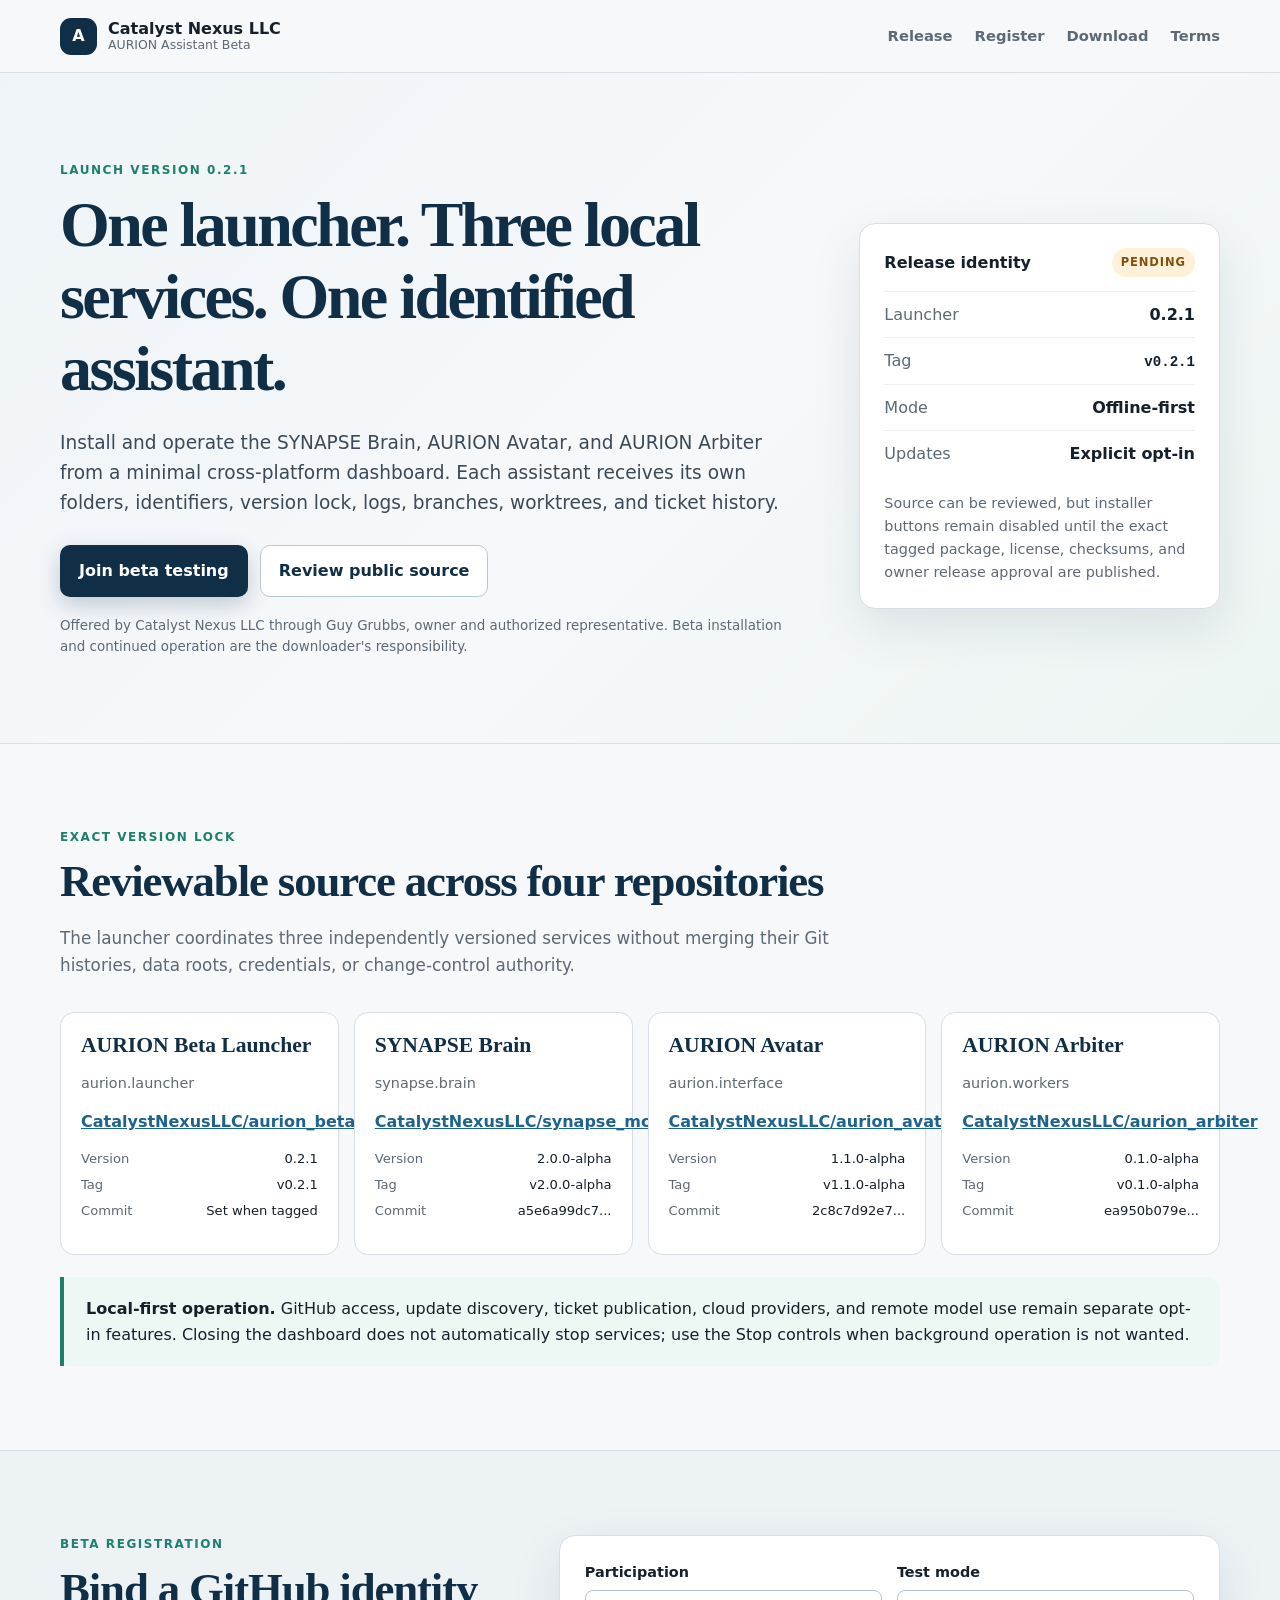
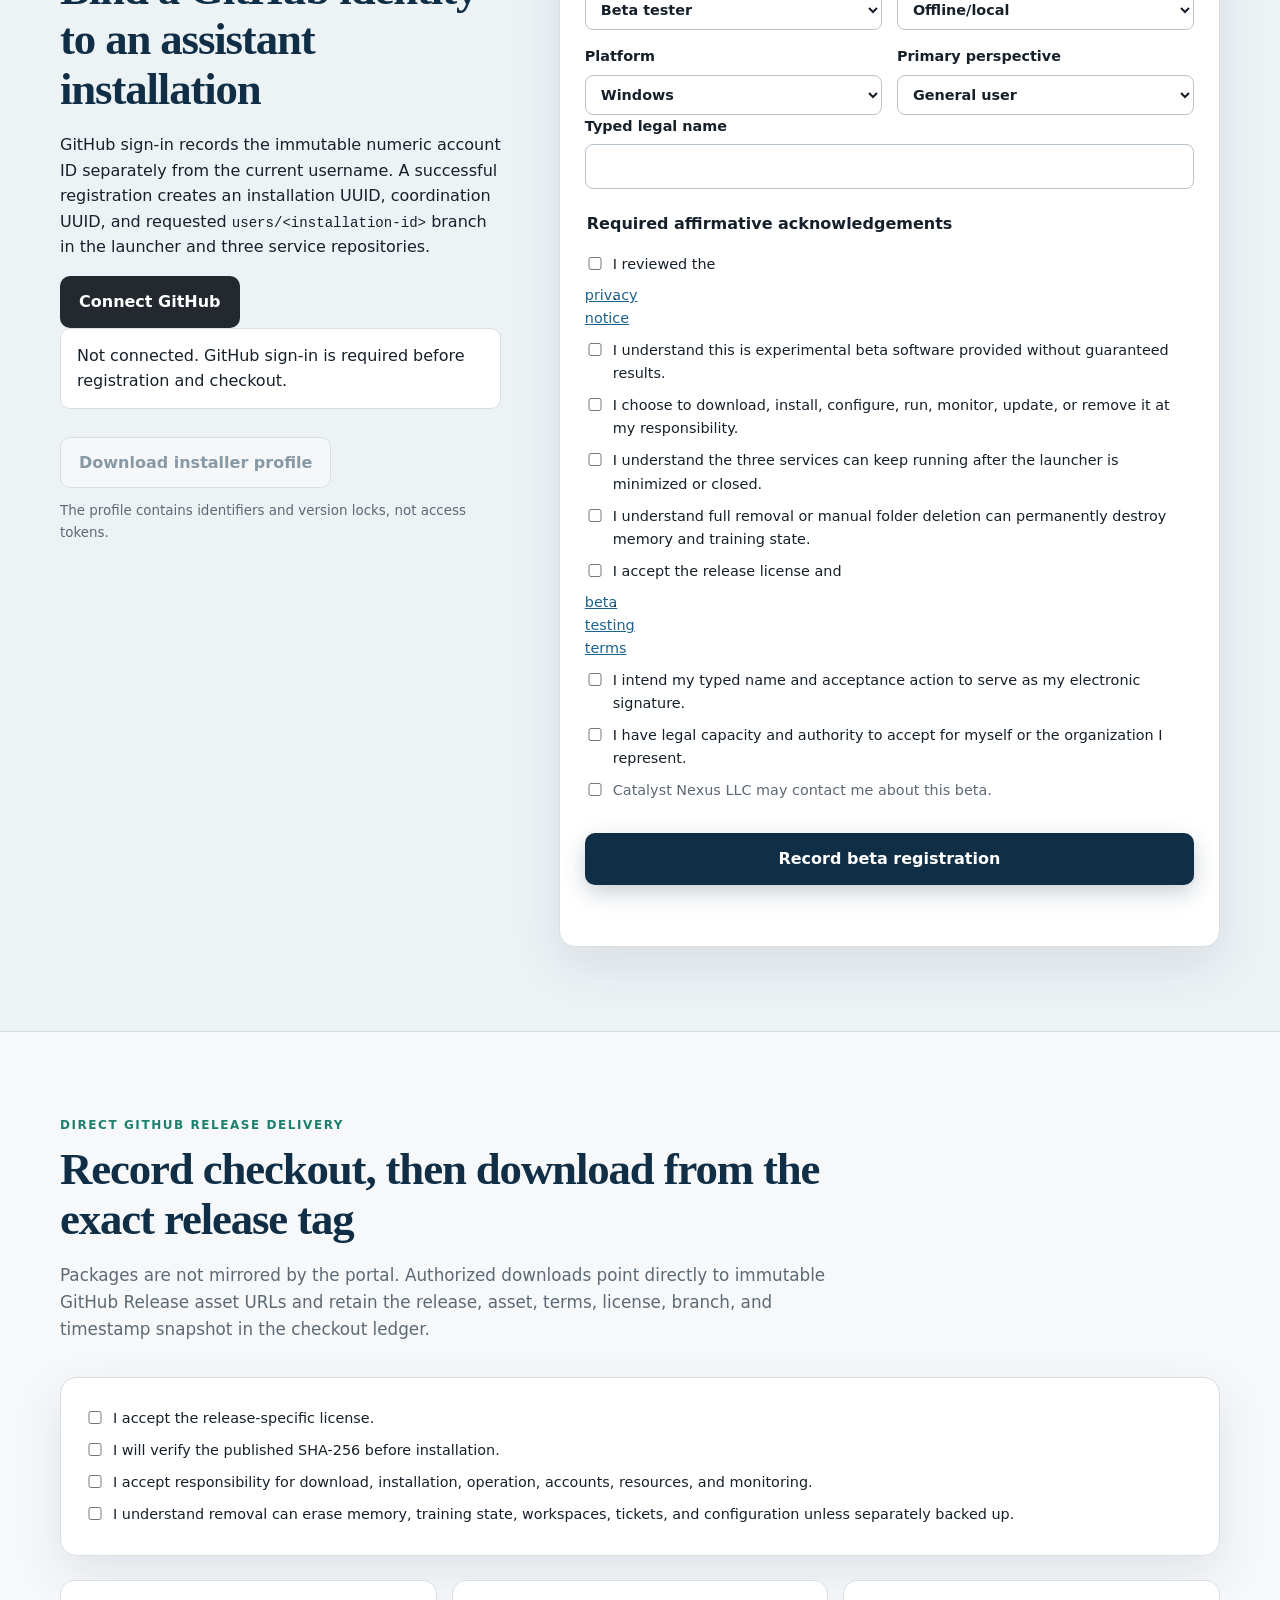
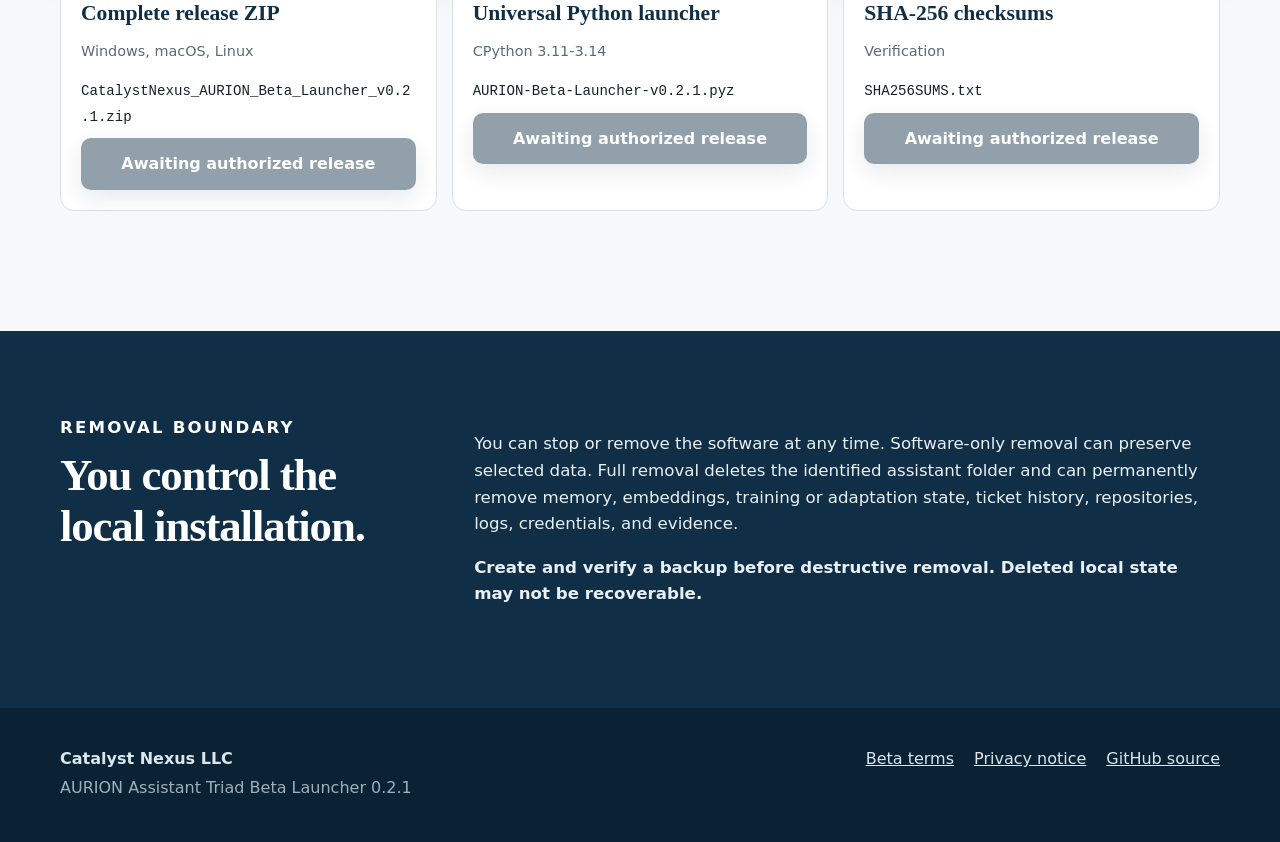
<file: site/index.html>
<!doctype html>
<html lang="en">
<head>
  <meta charset="utf-8">
  <meta name="viewport" content="width=device-width, initial-scale=1">
  <meta name="description" content="Register for and download the Catalyst Nexus AURION Assistant Triad beta launcher.">
  <title>AURION Assistant Beta 0.2.1 | Catalyst Nexus LLC</title>
  <link rel="icon" href="assets/favicon.svg" type="image/svg+xml">
  <link rel="stylesheet" href="styles.css">
  <script src="portal-config.js" defer></script>
  <script src="app.js" defer></script>
</head>
<body>
  <a class="skip" href="#main">Skip to content</a>
  <header class="topbar">
    <div class="shell brandbar">
      <a class="brand" href="#top" aria-label="AURION beta home">
        <span class="mark" aria-hidden="true">A</span>
        <span><strong>Catalyst Nexus LLC</strong><small>AURION Assistant Beta</small></span>
      </a>
      <nav aria-label="Primary">
        <a href="#release">Release</a>
        <a href="#register">Register</a>
        <a href="#download">Download</a>
        <a href="terms.html">Terms</a>
      </nav>
    </div>
  </header>

  <main id="main">
    <section class="hero" id="top">
      <div class="shell hero-grid">
        <div>
          <p class="eyebrow">Launch version 0.2.1</p>
          <h1>One launcher. Three local services. One identified assistant.</h1>
          <p class="lead">Install and operate the SYNAPSE Brain, AURION Avatar, and AURION Arbiter from a minimal cross-platform dashboard. Each assistant receives its own folders, identifiers, version lock, logs, branches, worktrees, and ticket history.</p>
          <div class="hero-actions">
            <a class="button primary" href="#register">Join beta testing</a>
            <a class="button secondary" id="public-source-link" href="https://github.com/CatalystNexusLLC/aurion_beta_launcher">Review public source</a>
          </div>
          <p class="fine">Offered by Catalyst Nexus LLC through Guy Grubbs, owner and authorized representative. Beta installation and continued operation are the downloader's responsibility.</p>
        </div>
        <aside class="status-panel" aria-label="Release status">
          <div class="status-heading"><span>Release identity</span><span class="pill" id="release-state">Checking</span></div>
          <dl>
            <div><dt>Launcher</dt><dd>0.2.1</dd></div>
            <div><dt>Tag</dt><dd><code>v0.2.1</code></dd></div>
            <div><dt>Mode</dt><dd>Offline-first</dd></div>
            <div><dt>Updates</dt><dd>Explicit opt-in</dd></div>
          </dl>
          <p id="release-message" class="status-copy">Loading the signed release catalog.</p>
        </aside>
      </div>
    </section>

    <section class="section" id="release">
      <div class="shell">
        <div class="section-head">
          <p class="eyebrow">Exact version lock</p>
          <h2>Reviewable source across four repositories</h2>
          <p>The launcher coordinates three independently versioned services without merging their Git histories, data roots, credentials, or change-control authority.</p>
        </div>
        <div class="repo-grid" id="repositories" aria-live="polite"></div>
        <div class="callout">
          <strong>Local-first operation.</strong> GitHub access, update discovery, ticket publication, cloud providers, and remote model use remain separate opt-in features. Closing the dashboard does not automatically stop services; use the Stop controls when background operation is not wanted.
        </div>
      </div>
    </section>

    <section class="section alt" id="register">
      <div class="shell split">
        <div>
          <p class="eyebrow">Beta registration</p>
          <h2>Bind a GitHub identity to an assistant installation</h2>
          <p>GitHub sign-in records the immutable numeric account ID separately from the current username. A successful registration creates an installation UUID, coordination UUID, and requested <code>users/&lt;installation-id&gt;</code> branch in the launcher and three service repositories.</p>
          <button class="button github" id="github-signin" type="button">Connect GitHub</button>
          <div class="identity" id="identity" aria-live="polite">Not connected.</div>
          <div class="profile-actions">
            <button class="button secondary" id="export-profile" type="button" disabled>Download installer profile</button>
            <span class="fine">The profile contains identifiers and version locks, not access tokens.</span>
          </div>
        </div>

        <form class="card form-card" id="registration-form">
          <div class="form-grid">
            <label>Participation
              <select name="participation_kind" required>
                <option value="tester">Beta tester</option>
                <option value="sponsor">Sponsor</option>
                <option value="both">Tester and sponsor</option>
              </select>
            </label>
            <label>Test mode
              <select name="test_mode" required>
                <option value="offline">Offline/local</option>
                <option value="online">Connected GitHub</option>
                <option value="both">Offline and connected</option>
              </select>
            </label>
            <label>Platform
              <select name="platform" required>
                <option value="windows">Windows</option>
                <option value="macos">macOS</option>
                <option value="linux">Linux</option>
                <option value="mixed">Mixed systems</option>
              </select>
            </label>
            <label>Primary perspective
              <select name="experience" required>
                <option value="user">General user</option>
                <option value="developer">Developer</option>
                <option value="security">Security reviewer</option>
                <option value="accessibility">Accessibility reviewer</option>
                <option value="sponsor">Sponsor</option>
              </select>
            </label>
          </div>
          <label>Typed legal name
            <input name="signer_name" minlength="2" maxlength="120" autocomplete="name" required>
          </label>
          <fieldset>
            <legend>Required affirmative acknowledgements</legend>
            <label class="check"><input type="checkbox" name="privacy_consent" required> I reviewed the <a href="privacy.html" target="_blank" rel="noopener">privacy notice</a>.</label>
            <label class="check"><input type="checkbox" name="beta_and_no_warranty" required> I understand this is experimental beta software provided without guaranteed results.</label>
            <label class="check"><input type="checkbox" name="installation_and_operation_responsibility" required> I choose to download, install, configure, run, monitor, update, or remove it at my responsibility.</label>
            <label class="check"><input type="checkbox" name="background_services" required> I understand the three services can keep running after the launcher is minimized or closed.</label>
            <label class="check"><input type="checkbox" name="backup_and_data_loss" required> I understand full removal or manual folder deletion can permanently destroy memory and training state.</label>
            <label class="check"><input type="checkbox" name="release_license" required> I accept the release license and <a href="terms.html" target="_blank" rel="noopener">beta testing terms</a>.</label>
            <label class="check"><input type="checkbox" name="electronic_signature" required> I intend my typed name and acceptance action to serve as my electronic signature.</label>
            <label class="check"><input type="checkbox" name="legal_capacity_and_authority" required> I have legal capacity and authority to accept for myself or the organization I represent.</label>
            <label class="check optional"><input type="checkbox" name="contact_consent"> Catalyst Nexus LLC may contact me about this beta.</label>
          </fieldset>
          <button class="button primary full" type="submit">Record beta registration</button>
          <output id="registration-result" class="result" aria-live="polite"></output>
        </form>
      </div>
    </section>

    <section class="section" id="download">
      <div class="shell">
        <div class="section-head">
          <p class="eyebrow">Direct GitHub release delivery</p>
          <h2>Record checkout, then download from the exact release tag</h2>
          <p>Packages are not mirrored by the portal. Authorized downloads point directly to immutable GitHub Release asset URLs and retain the release, asset, terms, license, branch, and timestamp snapshot in the checkout ledger.</p>
        </div>
        <div class="download-acks card">
          <label class="check"><input id="checkout-license" type="checkbox"> I accept the release-specific license.</label>
          <label class="check"><input id="checkout-integrity" type="checkbox"> I will verify the published SHA-256 before installation.</label>
          <label class="check"><input id="checkout-responsibility" type="checkbox"> I accept responsibility for download, installation, operation, accounts, resources, and monitoring.</label>
          <label class="check"><input id="checkout-data-loss" type="checkbox"> I understand removal can erase memory, training state, workspaces, tickets, and configuration unless separately backed up.</label>
        </div>
        <div class="asset-grid" id="assets"></div>
        <output id="download-result" class="result" aria-live="polite"></output>
      </div>
    </section>

    <section class="section risk">
      <div class="shell risk-grid">
        <div><p class="eyebrow">Removal boundary</p><h2>You control the local installation.</h2></div>
        <div>
          <p>You can stop or remove the software at any time. Software-only removal can preserve selected data. Full removal deletes the identified assistant folder and can permanently remove memory, embeddings, training or adaptation state, ticket history, repositories, logs, credentials, and evidence.</p>
          <p><strong>Create and verify a backup before destructive removal. Deleted local state may not be recoverable.</strong></p>
        </div>
      </div>
    </section>
  </main>

  <footer>
    <div class="shell footer-grid">
      <div><strong>Catalyst Nexus LLC</strong><p>AURION Assistant Triad Beta Launcher 0.2.1</p></div>
      <div><a href="terms.html">Beta terms</a><a href="privacy.html">Privacy notice</a><a href="https://github.com/CatalystNexusLLC/aurion_beta_launcher">GitHub source</a></div>
    </div>
  </footer>
</body>
</html>
</file>
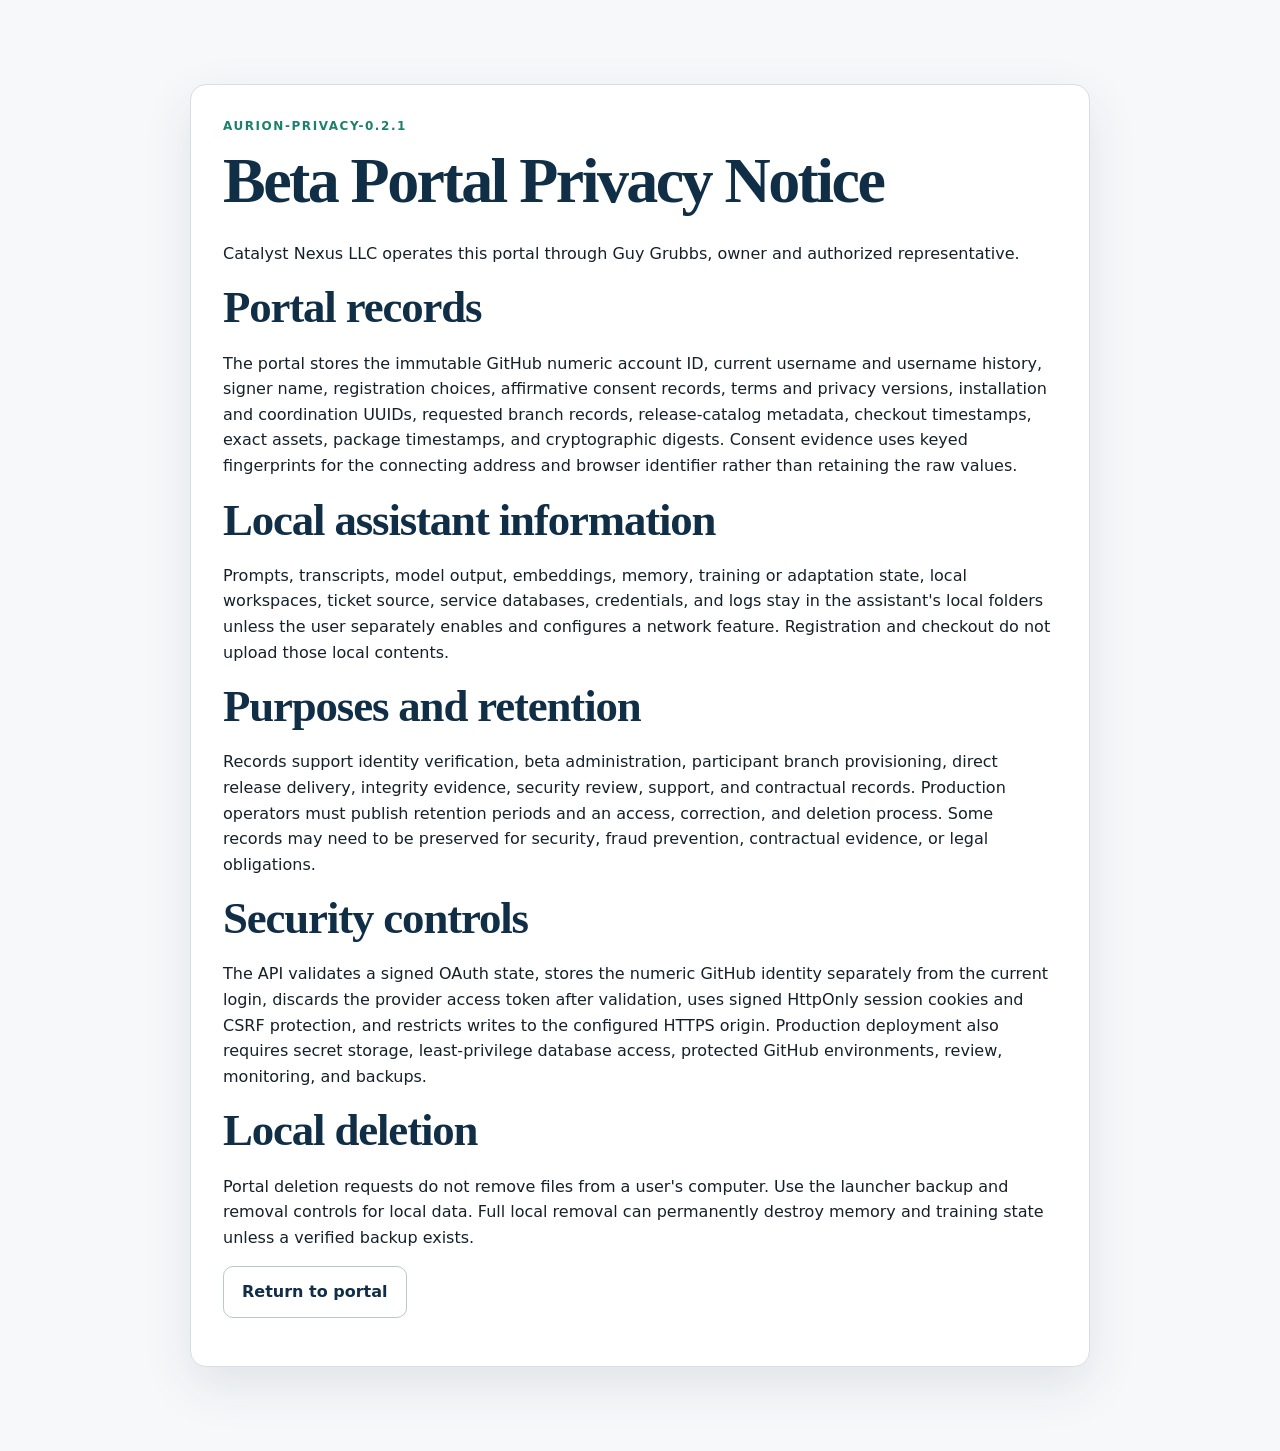
<file: site/privacy.html>
<!doctype html><html lang="en"><head><meta charset="utf-8"><meta name="viewport" content="width=device-width,initial-scale=1"><title>AURION Beta Privacy Notice 0.2.1</title><link rel="stylesheet" href="styles.css"></head><body><main class="section"><article class="shell card" style="max-width:900px;padding:32px"><p class="eyebrow">AURION-PRIVACY-0.2.1</p><h1 style="font-size:clamp(2.4rem,5vw,4rem)">Beta Portal Privacy Notice</h1><p>Catalyst Nexus LLC operates this portal through Guy Grubbs, owner and authorized representative.</p><h2>Portal records</h2><p>The portal stores the immutable GitHub numeric account ID, current username and username history, signer name, registration choices, affirmative consent records, terms and privacy versions, installation and coordination UUIDs, requested branch records, release-catalog metadata, checkout timestamps, exact assets, package timestamps, and cryptographic digests. Consent evidence uses keyed fingerprints for the connecting address and browser identifier rather than retaining the raw values.</p><h2>Local assistant information</h2><p>Prompts, transcripts, model output, embeddings, memory, training or adaptation state, local workspaces, ticket source, service databases, credentials, and logs stay in the assistant's local folders unless the user separately enables and configures a network feature. Registration and checkout do not upload those local contents.</p><h2>Purposes and retention</h2><p>Records support identity verification, beta administration, participant branch provisioning, direct release delivery, integrity evidence, security review, support, and contractual records. Production operators must publish retention periods and an access, correction, and deletion process. Some records may need to be preserved for security, fraud prevention, contractual evidence, or legal obligations.</p><h2>Security controls</h2><p>The API validates a signed OAuth state, stores the numeric GitHub identity separately from the current login, discards the provider access token after validation, uses signed HttpOnly session cookies and CSRF protection, and restricts writes to the configured HTTPS origin. Production deployment also requires secret storage, least-privilege database access, protected GitHub environments, review, monitoring, and backups.</p><h2>Local deletion</h2><p>Portal deletion requests do not remove files from a user's computer. Use the launcher backup and removal controls for local data. Full local removal can permanently destroy memory and training state unless a verified backup exists.</p><p><a class="button secondary" href="index.html">Return to portal</a></p></article></main></body></html>
</file>
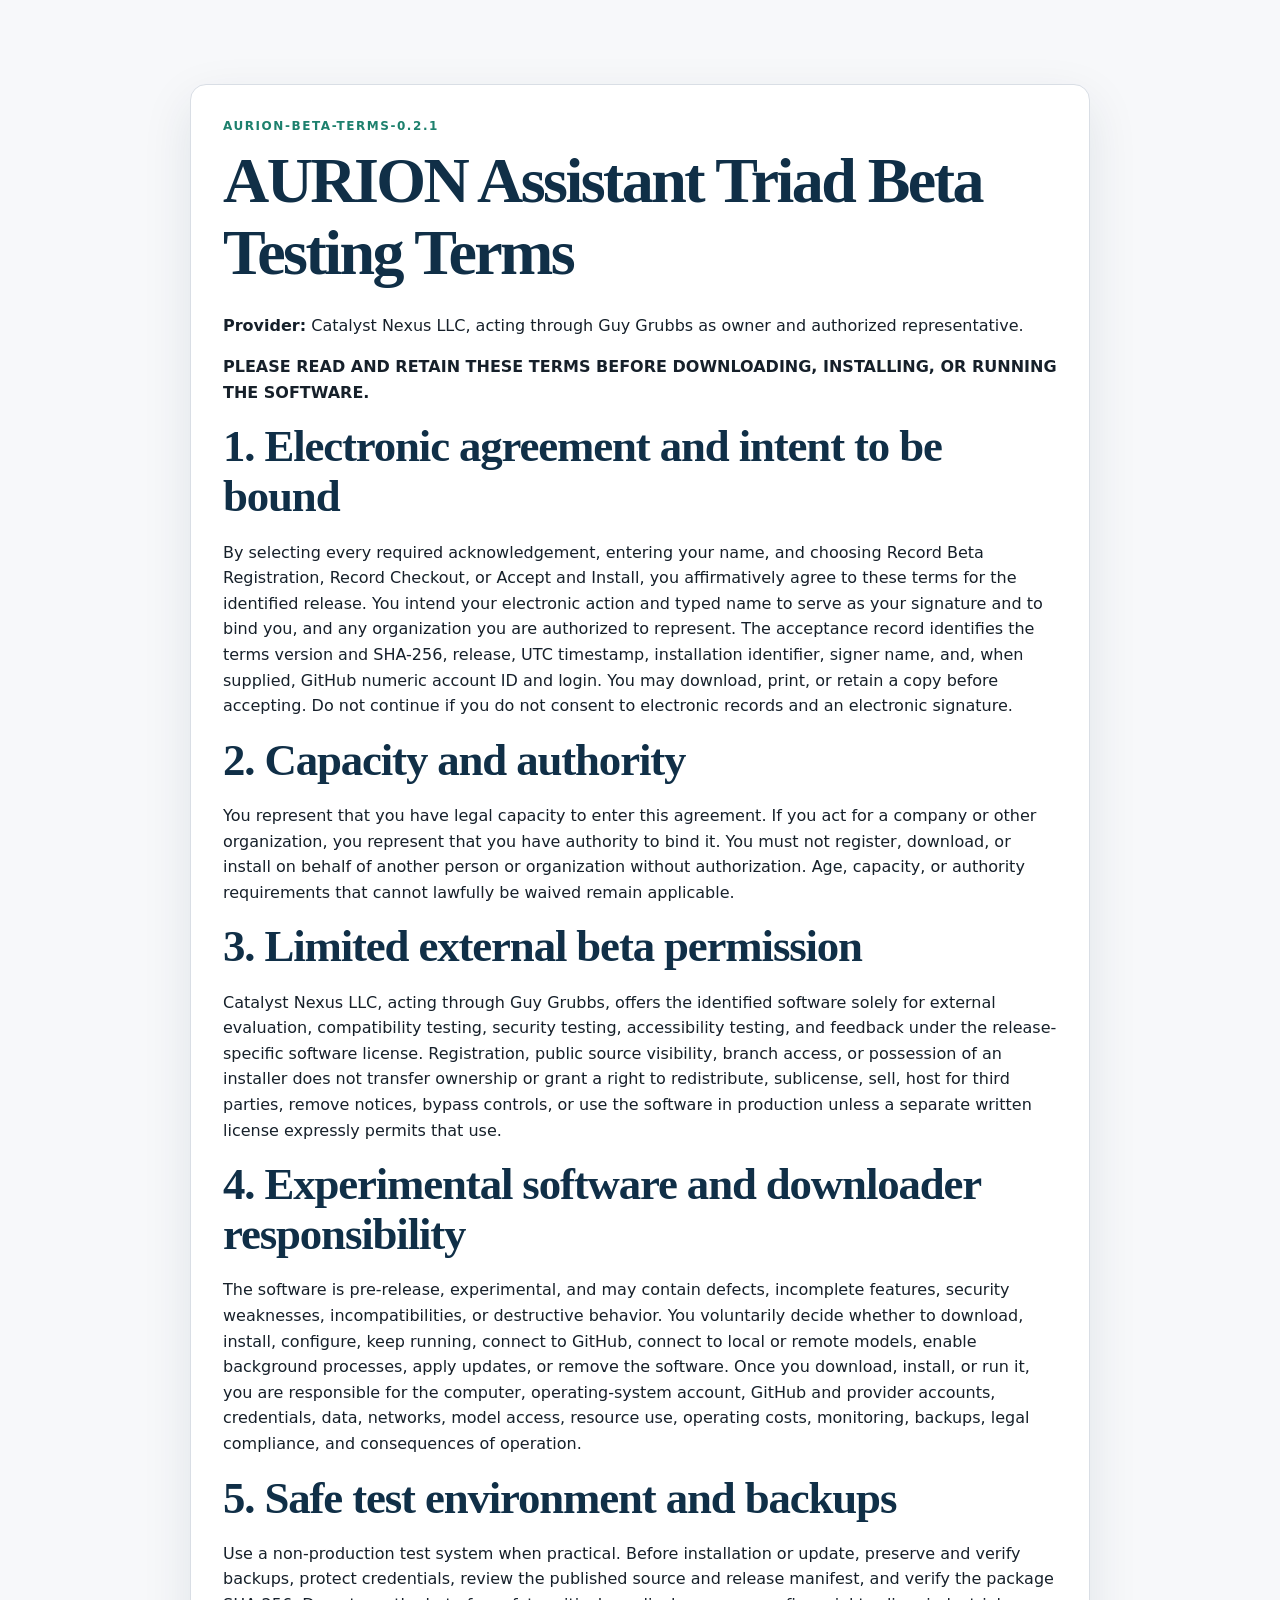
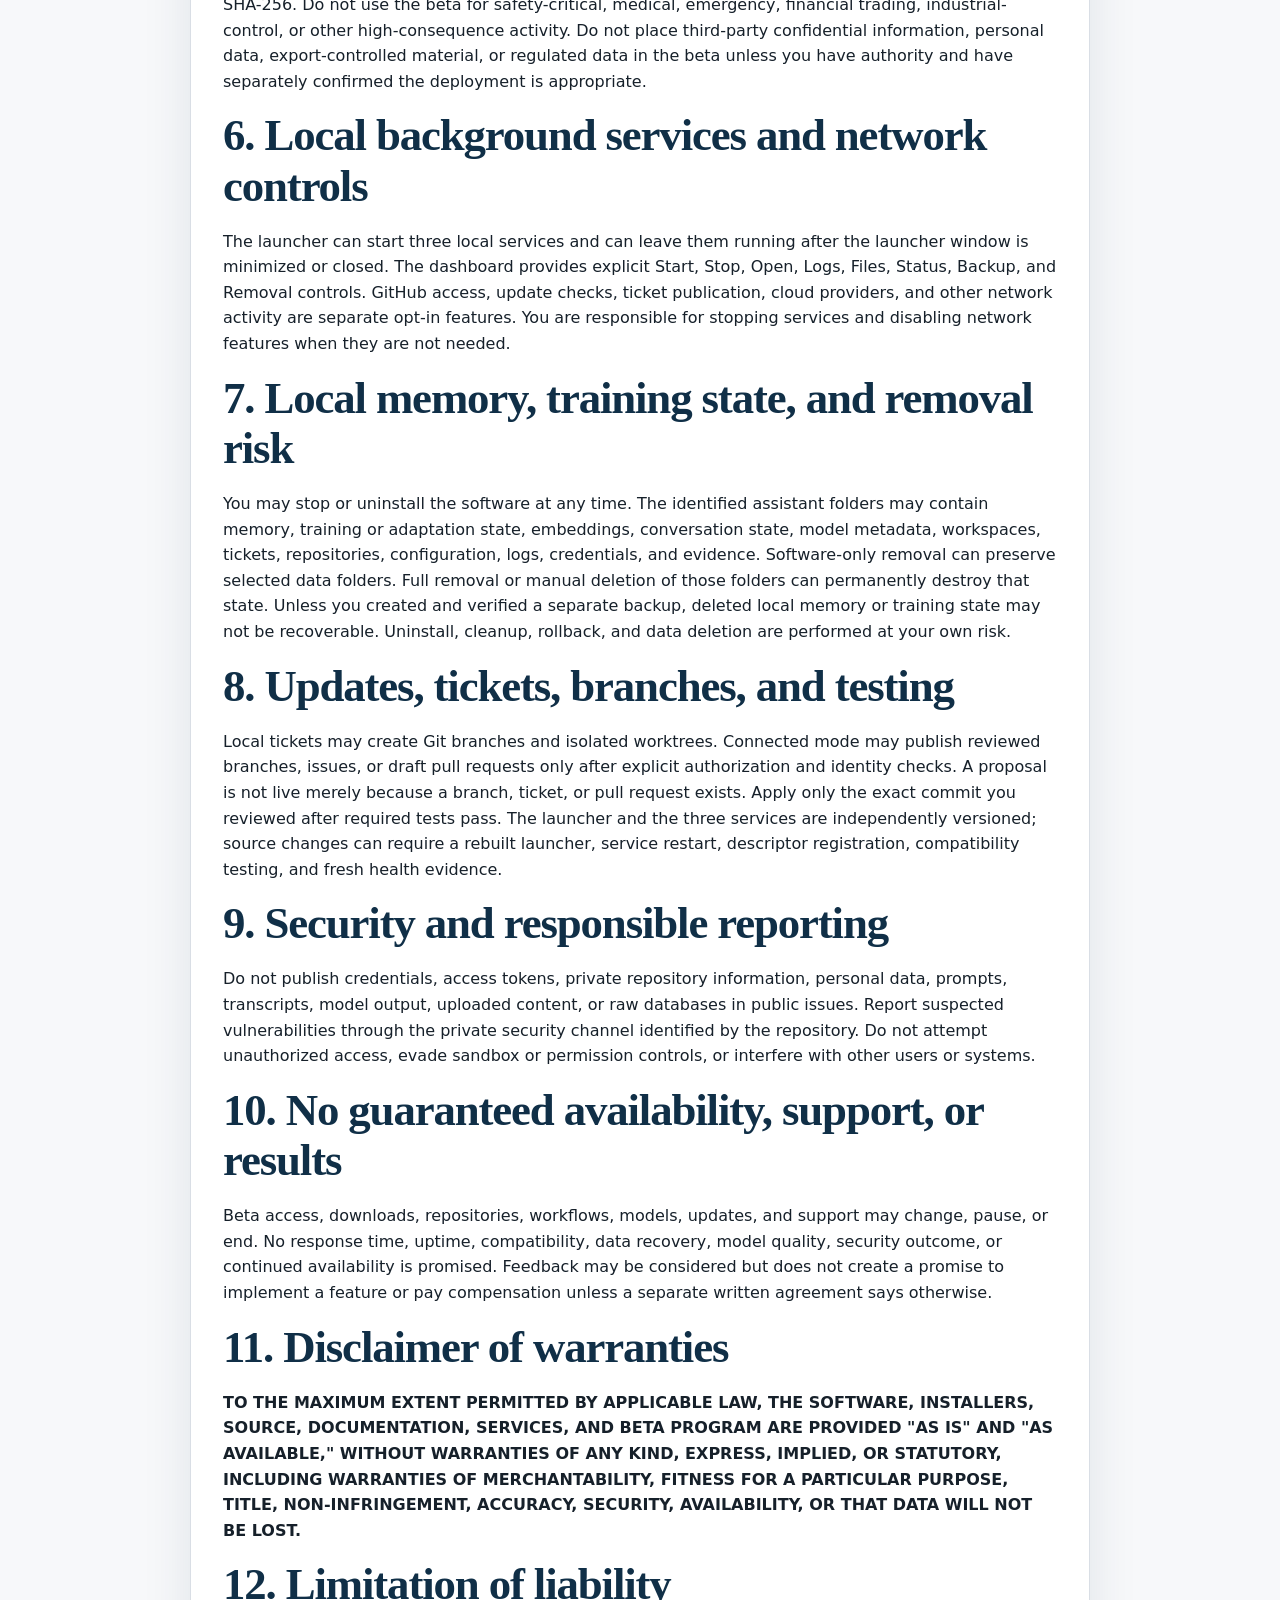
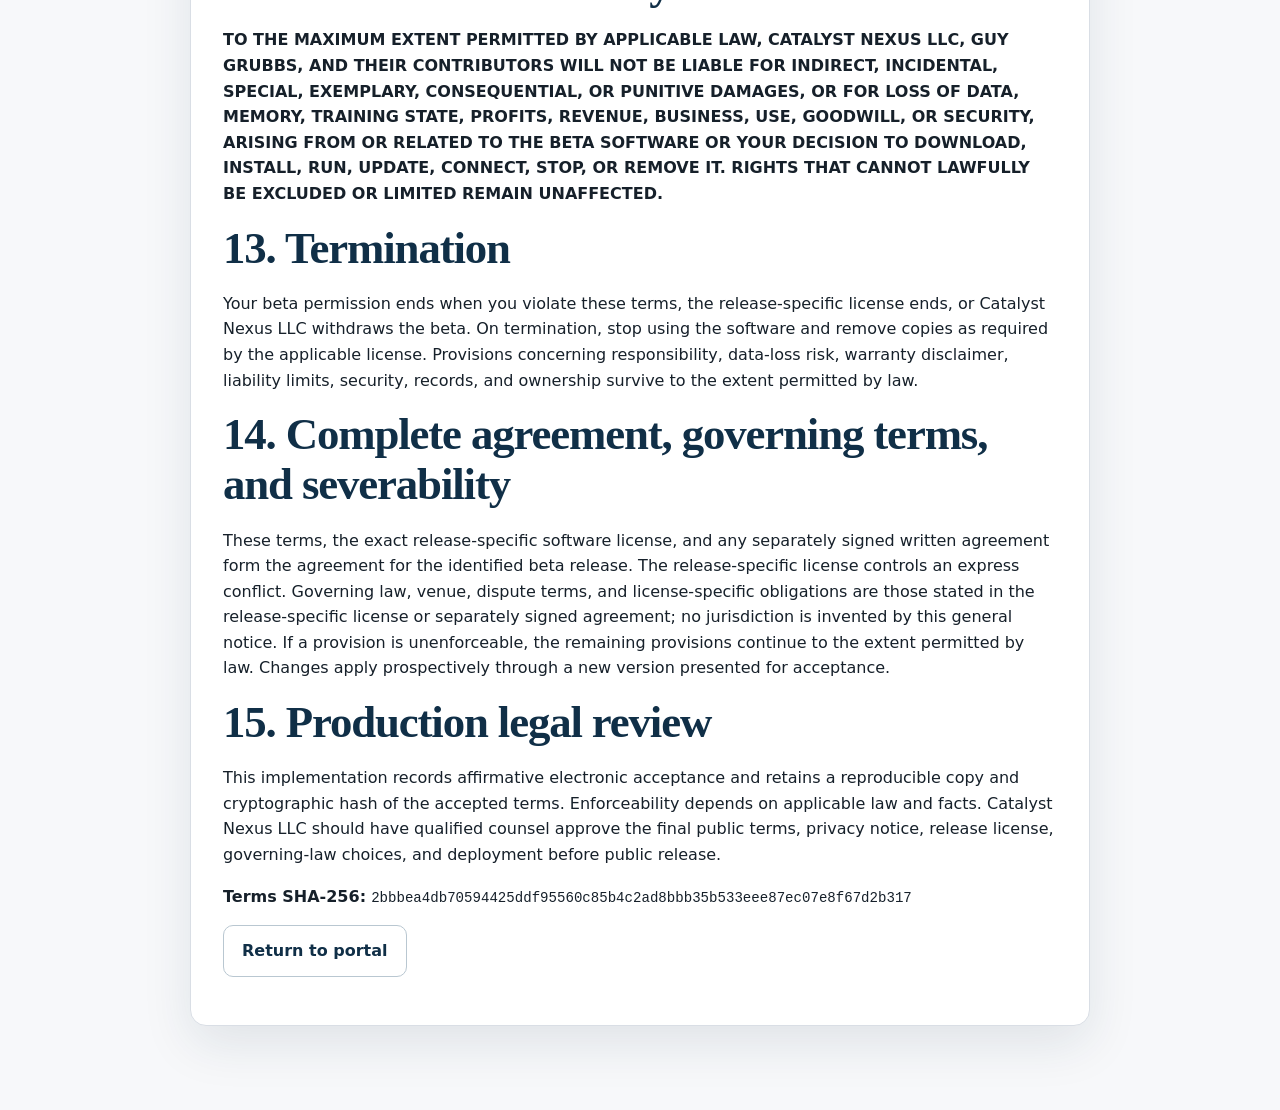
<file: site/terms.html>
<!doctype html><html lang="en"><head><meta charset="utf-8"><meta name="viewport" content="width=device-width,initial-scale=1"><title>AURION Beta Testing Terms 0.2.1</title><link rel="stylesheet" href="styles.css"></head><body><main class="section"><article class="shell card" style="max-width:900px;padding:32px"><p class="eyebrow">AURION-BETA-TERMS-0.2.1</p><h1 style="font-size:clamp(2.4rem,5vw,4rem)">AURION Assistant Triad Beta Testing Terms</h1><p><strong>Provider:</strong> Catalyst Nexus LLC, acting through Guy Grubbs as owner and authorized representative.</p><p class="legal-alert"><strong>PLEASE READ AND RETAIN THESE TERMS BEFORE DOWNLOADING, INSTALLING, OR RUNNING THE SOFTWARE.</strong></p><h2>1. Electronic agreement and intent to be bound</h2><p>By selecting every required acknowledgement, entering your name, and choosing Record Beta Registration, Record Checkout, or Accept and Install, you affirmatively agree to these terms for the identified release. You intend your electronic action and typed name to serve as your signature and to bind you, and any organization you are authorized to represent. The acceptance record identifies the terms version and SHA-256, release, UTC timestamp, installation identifier, signer name, and, when supplied, GitHub numeric account ID and login. You may download, print, or retain a copy before accepting. Do not continue if you do not consent to electronic records and an electronic signature.</p><h2>2. Capacity and authority</h2><p>You represent that you have legal capacity to enter this agreement. If you act for a company or other organization, you represent that you have authority to bind it. You must not register, download, or install on behalf of another person or organization without authorization. Age, capacity, or authority requirements that cannot lawfully be waived remain applicable.</p><h2>3. Limited external beta permission</h2><p>Catalyst Nexus LLC, acting through Guy Grubbs, offers the identified software solely for external evaluation, compatibility testing, security testing, accessibility testing, and feedback under the release-specific software license. Registration, public source visibility, branch access, or possession of an installer does not transfer ownership or grant a right to redistribute, sublicense, sell, host for third parties, remove notices, bypass controls, or use the software in production unless a separate written license expressly permits that use.</p><h2>4. Experimental software and downloader responsibility</h2><p>The software is pre-release, experimental, and may contain defects, incomplete features, security weaknesses, incompatibilities, or destructive behavior. You voluntarily decide whether to download, install, configure, keep running, connect to GitHub, connect to local or remote models, enable background processes, apply updates, or remove the software. Once you download, install, or run it, you are responsible for the computer, operating-system account, GitHub and provider accounts, credentials, data, networks, model access, resource use, operating costs, monitoring, backups, legal compliance, and consequences of operation.</p><h2>5. Safe test environment and backups</h2><p>Use a non-production test system when practical. Before installation or update, preserve and verify backups, protect credentials, review the published source and release manifest, and verify the package SHA-256. Do not use the beta for safety-critical, medical, emergency, financial trading, industrial-control, or other high-consequence activity. Do not place third-party confidential information, personal data, export-controlled material, or regulated data in the beta unless you have authority and have separately confirmed the deployment is appropriate.</p><h2>6. Local background services and network controls</h2><p>The launcher can start three local services and can leave them running after the launcher window is minimized or closed. The dashboard provides explicit Start, Stop, Open, Logs, Files, Status, Backup, and Removal controls. GitHub access, update checks, ticket publication, cloud providers, and other network activity are separate opt-in features. You are responsible for stopping services and disabling network features when they are not needed.</p><h2>7. Local memory, training state, and removal risk</h2><p>You may stop or uninstall the software at any time. The identified assistant folders may contain memory, training or adaptation state, embeddings, conversation state, model metadata, workspaces, tickets, repositories, configuration, logs, credentials, and evidence. Software-only removal can preserve selected data folders. Full removal or manual deletion of those folders can permanently destroy that state. Unless you created and verified a separate backup, deleted local memory or training state may not be recoverable. Uninstall, cleanup, rollback, and data deletion are performed at your own risk.</p><h2>8. Updates, tickets, branches, and testing</h2><p>Local tickets may create Git branches and isolated worktrees. Connected mode may publish reviewed branches, issues, or draft pull requests only after explicit authorization and identity checks. A proposal is not live merely because a branch, ticket, or pull request exists. Apply only the exact commit you reviewed after required tests pass. The launcher and the three services are independently versioned; source changes can require a rebuilt launcher, service restart, descriptor registration, compatibility testing, and fresh health evidence.</p><h2>9. Security and responsible reporting</h2><p>Do not publish credentials, access tokens, private repository information, personal data, prompts, transcripts, model output, uploaded content, or raw databases in public issues. Report suspected vulnerabilities through the private security channel identified by the repository. Do not attempt unauthorized access, evade sandbox or permission controls, or interfere with other users or systems.</p><h2>10. No guaranteed availability, support, or results</h2><p>Beta access, downloads, repositories, workflows, models, updates, and support may change, pause, or end. No response time, uptime, compatibility, data recovery, model quality, security outcome, or continued availability is promised. Feedback may be considered but does not create a promise to implement a feature or pay compensation unless a separate written agreement says otherwise.</p><h2>11. Disclaimer of warranties</h2><p class="legal-alert"><strong>TO THE MAXIMUM EXTENT PERMITTED BY APPLICABLE LAW, THE SOFTWARE, INSTALLERS, SOURCE, DOCUMENTATION, SERVICES, AND BETA PROGRAM ARE PROVIDED &quot;AS IS&quot; AND &quot;AS AVAILABLE,&quot; WITHOUT WARRANTIES OF ANY KIND, EXPRESS, IMPLIED, OR STATUTORY, INCLUDING WARRANTIES OF MERCHANTABILITY, FITNESS FOR A PARTICULAR PURPOSE, TITLE, NON-INFRINGEMENT, ACCURACY, SECURITY, AVAILABILITY, OR THAT DATA WILL NOT BE LOST.</strong></p><h2>12. Limitation of liability</h2><p class="legal-alert"><strong>TO THE MAXIMUM EXTENT PERMITTED BY APPLICABLE LAW, CATALYST NEXUS LLC, GUY GRUBBS, AND THEIR CONTRIBUTORS WILL NOT BE LIABLE FOR INDIRECT, INCIDENTAL, SPECIAL, EXEMPLARY, CONSEQUENTIAL, OR PUNITIVE DAMAGES, OR FOR LOSS OF DATA, MEMORY, TRAINING STATE, PROFITS, REVENUE, BUSINESS, USE, GOODWILL, OR SECURITY, ARISING FROM OR RELATED TO THE BETA SOFTWARE OR YOUR DECISION TO DOWNLOAD, INSTALL, RUN, UPDATE, CONNECT, STOP, OR REMOVE IT. RIGHTS THAT CANNOT LAWFULLY BE EXCLUDED OR LIMITED REMAIN UNAFFECTED.</strong></p><h2>13. Termination</h2><p>Your beta permission ends when you violate these terms, the release-specific license ends, or Catalyst Nexus LLC withdraws the beta. On termination, stop using the software and remove copies as required by the applicable license. Provisions concerning responsibility, data-loss risk, warranty disclaimer, liability limits, security, records, and ownership survive to the extent permitted by law.</p><h2>14. Complete agreement, governing terms, and severability</h2><p>These terms, the exact release-specific software license, and any separately signed written agreement form the agreement for the identified beta release. The release-specific license controls an express conflict. Governing law, venue, dispute terms, and license-specific obligations are those stated in the release-specific license or separately signed agreement; no jurisdiction is invented by this general notice. If a provision is unenforceable, the remaining provisions continue to the extent permitted by law. Changes apply prospectively through a new version presented for acceptance.</p><h2>15. Production legal review</h2><p>This implementation records affirmative electronic acceptance and retains a reproducible copy and cryptographic hash of the accepted terms. Enforceability depends on applicable law and facts. Catalyst Nexus LLC should have qualified counsel approve the final public terms, privacy notice, release license, governing-law choices, and deployment before public release.</p><p><strong>Terms SHA-256:</strong> <code>2bbbea4db70594425ddf95560c85b4c2ad8bbb35b533eee87ec07e8f67d2b317</code></p><p><a class="button secondary" href="index.html">Return to portal</a></p></article></main></body></html>
</file>
<file: site/styles.css>
:root{--ink:#16202a;--muted:#5d6975;--paper:#f7f8fa;--white:#fff;--line:#d9dee5;--navy:#102f47;--blue:#1d638d;--teal:#1d806d;--amber:#9c6411;--danger:#9d3434;--shadow:0 18px 50px rgba(16,47,71,.10);font-family:Inter,ui-sans-serif,system-ui,-apple-system,BlinkMacSystemFont,"Segoe UI",sans-serif;color:var(--ink);background:var(--paper);font-synthesis:none}
*{box-sizing:border-box}html{scroll-behavior:smooth}body{margin:0;line-height:1.6}a{color:var(--blue)}code{font-family:"SFMono-Regular",Consolas,monospace;font-size:.88em;overflow-wrap:anywhere}.shell{width:min(1160px,calc(100% - 36px));margin:auto}.skip{position:absolute;left:-999px;top:0}.skip:focus{left:12px;top:12px;background:#fff;padding:10px;z-index:100}.topbar{position:sticky;top:0;z-index:20;background:rgba(247,248,250,.94);backdrop-filter:blur(16px);border-bottom:1px solid var(--line)}.brandbar{height:72px;display:flex;align-items:center;justify-content:space-between}.brand{display:flex;align-items:center;gap:11px;text-decoration:none;color:var(--ink)}.brand span:last-child{display:flex;flex-direction:column;line-height:1.2}.brand small{color:var(--muted);font-size:.78rem}.mark{display:grid;place-items:center;width:37px;height:37px;border-radius:11px;background:var(--navy);color:#fff;font-weight:800}.topbar nav{display:flex;gap:22px}.topbar nav a{text-decoration:none;color:var(--muted);font-weight:650;font-size:.92rem}.hero{padding:88px 0 72px;background:linear-gradient(135deg,#eef4f8 0%,#f7f8fa 52%,#ecf5f2 100%);border-bottom:1px solid var(--line)}.hero-grid{display:grid;grid-template-columns:minmax(0,1.55fr) minmax(300px,.75fr);gap:54px;align-items:center}.eyebrow{margin:0 0 9px;text-transform:uppercase;letter-spacing:.13em;font-size:.75rem;font-weight:800;color:var(--teal)}h1,h2,h3{font-family:Georgia,"Times New Roman",serif;line-height:1.12;margin-top:0;color:var(--navy)}h1{font-size:clamp(2.6rem,5vw,4.8rem);letter-spacing:-.04em;margin-bottom:24px}h2{font-size:clamp(2rem,3.5vw,3.1rem);letter-spacing:-.025em;margin-bottom:18px}h3{font-size:1.35rem;margin-bottom:8px}.lead{font-size:1.16rem;max-width:780px;color:#3c4a57}.hero-actions,.profile-actions{display:flex;align-items:center;gap:12px;flex-wrap:wrap;margin:28px 0 18px}.button{appearance:none;border:1px solid transparent;border-radius:10px;padding:12px 18px;font:inherit;font-weight:750;cursor:pointer;text-decoration:none;display:inline-flex;align-items:center;justify-content:center;transition:transform .15s,box-shadow .15s,background .15s}.button:hover{transform:translateY(-1px)}.button:disabled{cursor:not-allowed;opacity:.45;transform:none}.primary{background:var(--navy);color:#fff;box-shadow:0 8px 22px rgba(16,47,71,.22)}.secondary{background:#fff;color:var(--navy);border-color:#b9c7d1}.github{background:#24292f;color:#fff}.full{width:100%}.fine{font-size:.84rem;color:var(--muted)}.status-panel,.card{background:var(--white);border:1px solid var(--line);border-radius:16px;box-shadow:var(--shadow)}.status-panel{padding:24px}.status-heading{display:flex;justify-content:space-between;align-items:center;font-weight:800;margin-bottom:14px}.pill{font-size:.72rem;text-transform:uppercase;letter-spacing:.08em;padding:5px 9px;border-radius:999px;background:#e8edf2;color:var(--navy)}.pill.ready{background:#dff2eb;color:#14634f}.pill.pending{background:#fff1d9;color:#80520d}.status-panel dl{margin:0}.status-panel dl div{display:flex;justify-content:space-between;gap:16px;padding:10px 0;border-top:1px solid #edf0f3}.status-panel dt{color:var(--muted)}.status-panel dd{margin:0;font-weight:700;text-align:right}.status-copy{font-size:.9rem;color:var(--muted);margin:15px 0 0}.section{padding:84px 0}.section.alt{background:#edf2f5;border-block:1px solid var(--line)}.section-head{max-width:790px;margin-bottom:34px}.section-head>p:last-child{color:var(--muted);font-size:1.05rem}.repo-grid,.asset-grid{display:grid;grid-template-columns:repeat(4,minmax(0,1fr));gap:15px}.repo-card,.asset-card{background:#fff;border:1px solid var(--line);border-radius:14px;padding:20px;min-width:0}.repo-card p,.asset-card p{color:var(--muted);font-size:.9rem}.repo-card a{font-weight:750}.repo-meta{display:grid;grid-template-columns:auto 1fr;gap:5px 10px;font-size:.82rem}.repo-meta dt{color:var(--muted)}.repo-meta dd{margin:0;text-align:right;overflow-wrap:anywhere}.callout{margin-top:22px;padding:19px 22px;border-left:4px solid var(--teal);background:#edf7f4;border-radius:0 12px 12px 0}.split{display:grid;grid-template-columns:minmax(0,.8fr) minmax(480px,1.2fr);gap:58px;align-items:start}.identity{padding:14px 16px;border:1px solid var(--line);background:#fff;border-radius:10px;min-height:52px}.form-card{padding:25px}.form-grid{display:grid;grid-template-columns:1fr 1fr;gap:15px}label{display:block;font-weight:700;font-size:.9rem}input,select{width:100%;margin-top:6px;border:1px solid #b9c3cc;border-radius:8px;padding:10px 11px;background:#fff;color:var(--ink);font:inherit}input:focus,select:focus,button:focus,a:focus{outline:3px solid rgba(29,99,141,.25);outline-offset:2px}fieldset{border:0;padding:0;margin:22px 0}legend{font-weight:800;margin-bottom:8px}.check{display:grid;grid-template-columns:20px 1fr;gap:8px;align-items:start;font-weight:500;margin:9px 0}.check input{width:auto;margin:4px 0 0}.check.optional{color:var(--muted)}.result{display:block;min-height:24px;margin-top:12px;color:var(--navy);font-weight:650;white-space:pre-wrap}.download-acks{padding:20px 24px;margin-bottom:24px}.asset-grid{grid-template-columns:repeat(3,minmax(0,1fr))}.asset-card .button{width:100%;margin-top:10px}.risk{background:var(--navy);color:#e9f0f4}.risk h2,.risk .eyebrow{color:#fff}.risk-grid{display:grid;grid-template-columns:.65fr 1.35fr;gap:55px}.risk p{font-size:1.04rem}footer{padding:38px 0;background:#0a2234;color:#dbe6ed}.footer-grid{display:flex;justify-content:space-between;align-items:flex-start}.footer-grid p{margin:3px 0;color:#9eb0bc}.footer-grid div:last-child{display:flex;gap:20px;flex-wrap:wrap}.footer-grid a{color:#dbe6ed}.hidden{display:none!important}@media(max-width:940px){.hero-grid,.split,.risk-grid{grid-template-columns:1fr}.repo-grid{grid-template-columns:1fr 1fr}.topbar nav{display:none}.hero{padding-top:58px}}@media(max-width:620px){.shell{width:min(100% - 24px,1160px)}.section{padding:62px 0}.repo-grid,.asset-grid,.form-grid{grid-template-columns:1fr}.brandbar{height:64px}.hero{padding:48px 0}.form-card{padding:18px}.footer-grid{display:block}.footer-grid div:last-child{margin-top:20px;display:grid;gap:8px}}
</file>
